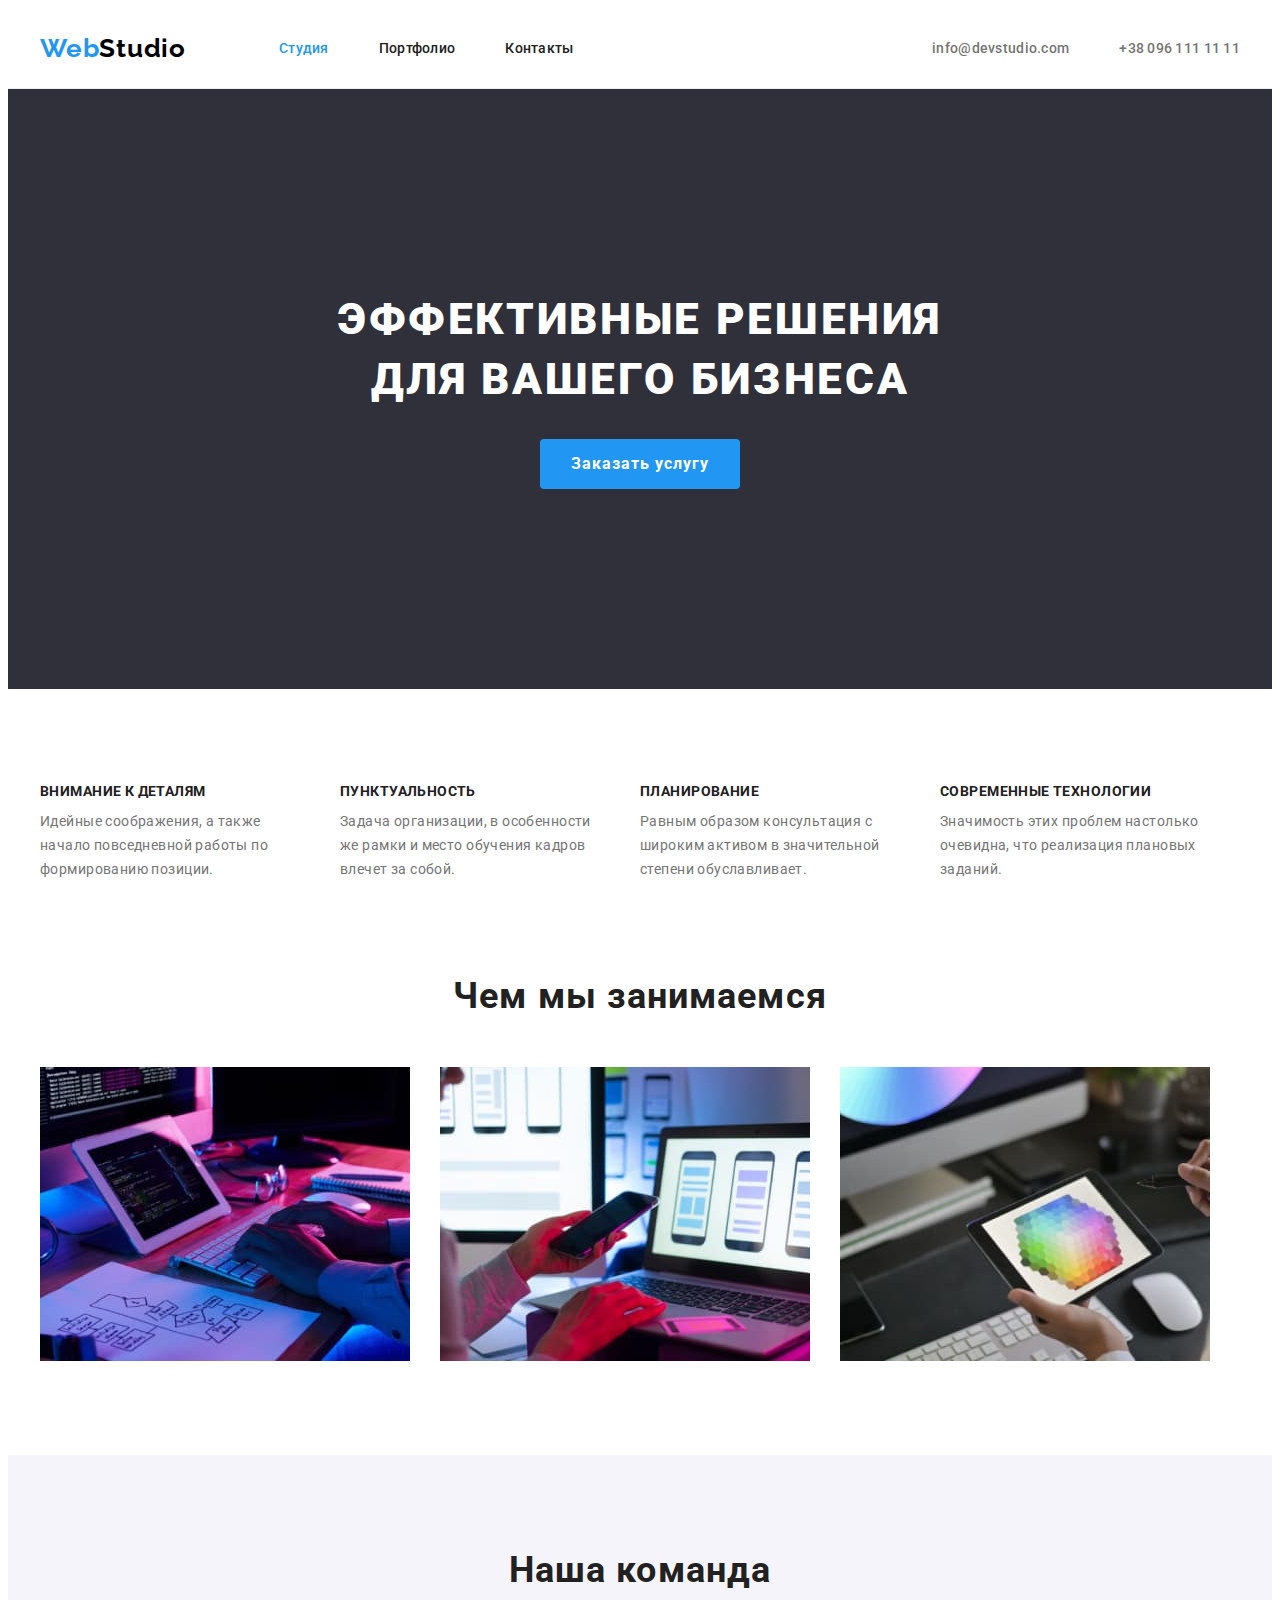
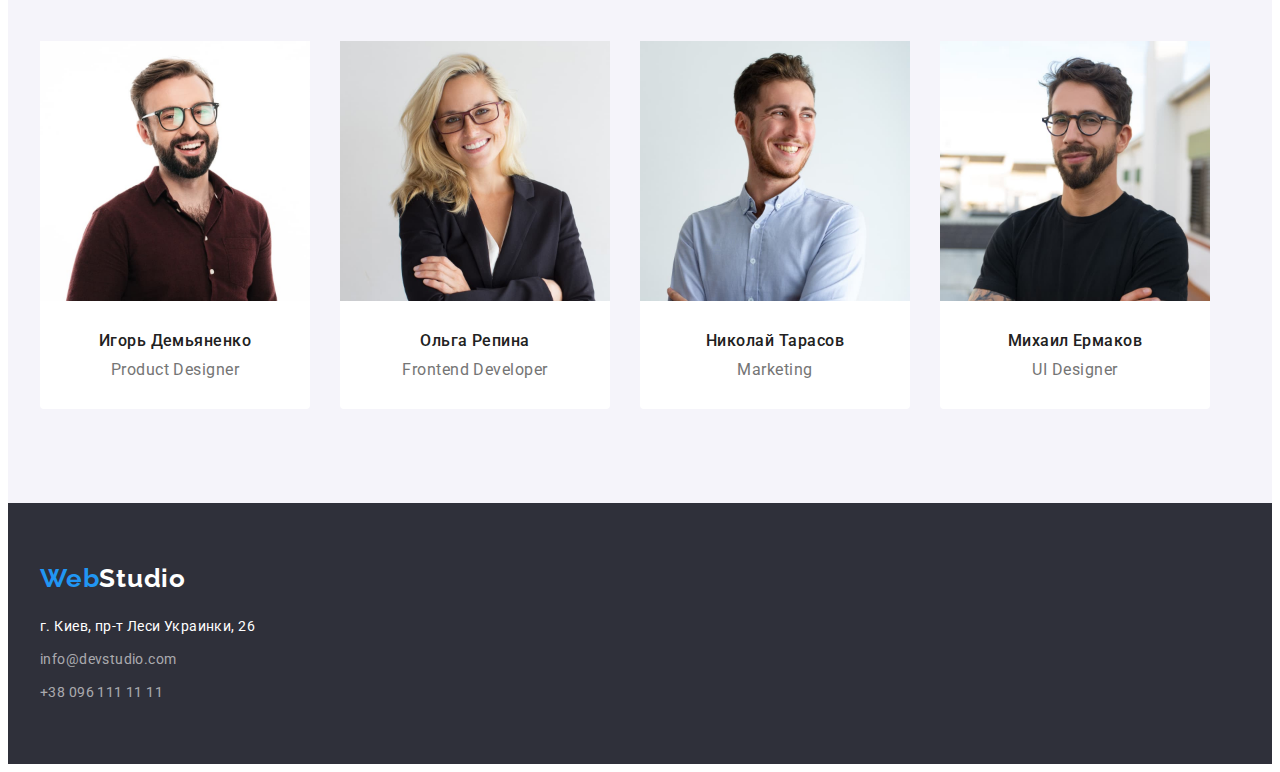
<file: index.html>
<!DOCTYPE html>
<html lang="ru">
  <head>
    <meta charset="UTF-8" />
    <meta http-equiv="X-UA-Compatible" content="IE=edge" />
    <meta name="viewport" content="width=device-width, initial-scale=1.0" />
    <title>Студия</title>
    <link rel="preconnect" href="https://fonts.googleapis.com" />
    <link rel="preconnect" href="https://fonts.gstatic.com" crossorigin />
    <link
      href="https://fonts.googleapis.com/css2?family=Raleway:wght@700&family=Roboto:wght@400;500;700;900&display=swap"
      rel="stylesheet"
    />
    <link
      rel="stylesheet"
      href="https://cdnjs.cloudflare.com/ajax/libs/modern-normalize/1.1.0/modern-normalize.min.css"
      integrity="sha512-wpPYUAdjBVSE4KJnH1VR1HeZfpl1ub8YT/NKx4PuQ5NmX2tKuGu6U/JRp5y+Y8XG2tV+wKQpNHVUX03MfMFn9Q=="
      crossorigin="anonymous"
      referrerpolicy="no-referrer"
    />
    <link rel="stylesheet" href="./css/style.css" />
  </head>
  <body>
    <!-- Header section-->
    <header class="header">
      <div class="container header-container">
        <a class="logo header-logo link" href=""><span class="logo-accent">Web</span>Studio</a>
        <!-- header navigation -->
        <nav class="header-nav">
          <ul class="list nav-list">
            <li class="nav-item"><a class="nav-link link current" href="">Студия</a></li>
            <li class="nav-item"><a class="nav-link link" href="./portfolio.html">Портфолио</a></li>
            <li class="nav-item"><a class="nav-link link" href="">Контакты</a></li>
          </ul>
        </nav>
        <!-- header auth -->
        <ul class="list header-auth">
          <li class="header-item">
            <a class="link header-email" href="mailto:info@devstudio.com">info@devstudio.com</a>
          </li>
          <li class="header-item">
            <a class="link header-phone" href="tel:+380961111111">+38 096 111 11 11</a>
          </li>
        </ul>
      </div>
    </header>
    <!-- main section -->
    <main class="main">
      <!-- Hero section-->
      <section class="hero-section">
        <div class="container">
          <h1 class="main-title">
            Эффективные решения <br />
            для вашего бизнеса
          </h1>
          <button class="hero-btn" type="button">Заказать услугу</button>
        </div>
      </section>
      <!-- Feature section -->
      <section class="feature-section section">
        <div class="container feature-container">
          <h2 class="visually-hidden">Наши преимущества</h2>

          <ul class="feature-list list">
            <li class="feature-item">
              <h3 class="feature-subtitle">Внимание к деталям</h3>
              <p class="feature-desc">
                Идейные соображения, а также начало повседневной работы по формированию позиции.
              </p>
            </li>

            <li class="feature-item">
              <h3 class="feature-subtitle">Пунктуальность</h3>
              <p class="feature-desc">
                Задача организации, в особенности же рамки и место обучения кадров влечет за собой.
              </p>
            </li>

            <li class="feature-item">
              <h3 class="feature-subtitle">Планирование</h3>
              <p class="feature-desc">
                Равным образом консультация с широким активом в значительной степени обуславливает.
              </p>
            </li>

            <li class="feature-item">
              <h3 class="feature-subtitle">Современные технологии</h3>
              <p class="feature-desc">
                Значимость этих проблем настолько очевидна, что реализация плановых заданий.
              </p>
            </li>
          </ul>
        </div>
      </section>
      <!-- services section -->
      <section class="services-section section no-padding">
        <div class="container">
          <h2 class="services-title title">Чем мы занимаемся</h2>

          <ul class="list services-list">
            <li class="services-item">
              <img
                class="services-jpg"
                src="./images/services/1-developer.jpg"
                alt="разработчик пишет код"
                width="370"
                height="294"
              />
            </li>

            <li class="services-item">
              <img
                class="services-jpg"
                src="./images/services/2-mobapp.jpg"
                alt="разработка мобильных приложений"
                width="370"
                height="294"
              />
            </li>

            <li class="services-item">
              <img
                class="services-jpg"
                src="./images/services/3-webdesigner.jpg"
                alt="веб-дизайнер подбирает цвет"
                width="370"
                height="294"
              />
            </li>
          </ul>
        </div>
      </section>
      <!--team section-->
      <section class="section-team section">
        <div class="container">
          <h2 class="team-title title">Наша команда</h2>

          <ul class="list team-list">
            <li class="team-item">
              <img
                class="team-jpg"
                src="./images/team/proddesigner.jpg"
                alt="Игорь Демьяненко"
                width="270"
                height="260"
              />
              <div class="team-wrapper">
                <h3 class="team-subtitle">Игорь Демьяненко</h3>
                <p class="team-desc" lang="en">Product Designer</p>
              </div>
            </li>

            <li class="team-item">
              <img
                class="team-jpg"
                src="./images/team/developer.jpg"
                alt="Ольга Репина"
                width="270"
                height="260"
              />
              <div class="team-wrapper">
                <h3 class="team-subtitle">Ольга Репина</h3>
                <p class="team-desc" lang="en">Frontend Developer</p>
              </div>
            </li>

            <li class="team-item">
              <img
                class="team-jpg"
                src="./images/team/marketing.jpg"
                alt="Николай Тарасов"
                width="270"
                height="260"
              />
              <div class="team-wrapper">
                <h3 class="team-subtitle">Николай Тарасов</h3>
                <p class="team-desc" lang="en">Marketing</p>
              </div>
            </li>

            <li class="team-item">
              <img
                class="team-jpg"
                src="./images/team/uidesigner.jpg"
                alt="Михаил Ермаков"
                width="270"
                height="260"
              />
              <div class="team-wrapper">
                <h3 class="team-subtitle">Михаил Ермаков</h3>
                <p class="team-desc" lang="en">UI Designer</p>
              </div>
            </li>
          </ul>
        </div>
      </section>
    </main>
    <!-- footer section -->
    <footer class="footer">
      <div class="container">
        <a class="link logo footer-logo" href="./index.html">
          <span class="logo-accent">Web</span>Studio
        </a>
        <address class="footer-address">
          <p class="footer-desc">г. Киев, пр-т Леси Украинки, 26</p>
          <ul class="list footer-list">
            <li class="footer-item">
              <a class="link footer-email" href="mailto:info@devstudio.com">info@devstudio.com</a>
            </li>
            <li class="footer-item">
              <a class="link footer-phone" href="tel:+380961111111">+38 096 111 11 11</a>
            </li>
          </ul>
        </address>
      </div>
    </footer>
  </body>
</html>
</file>
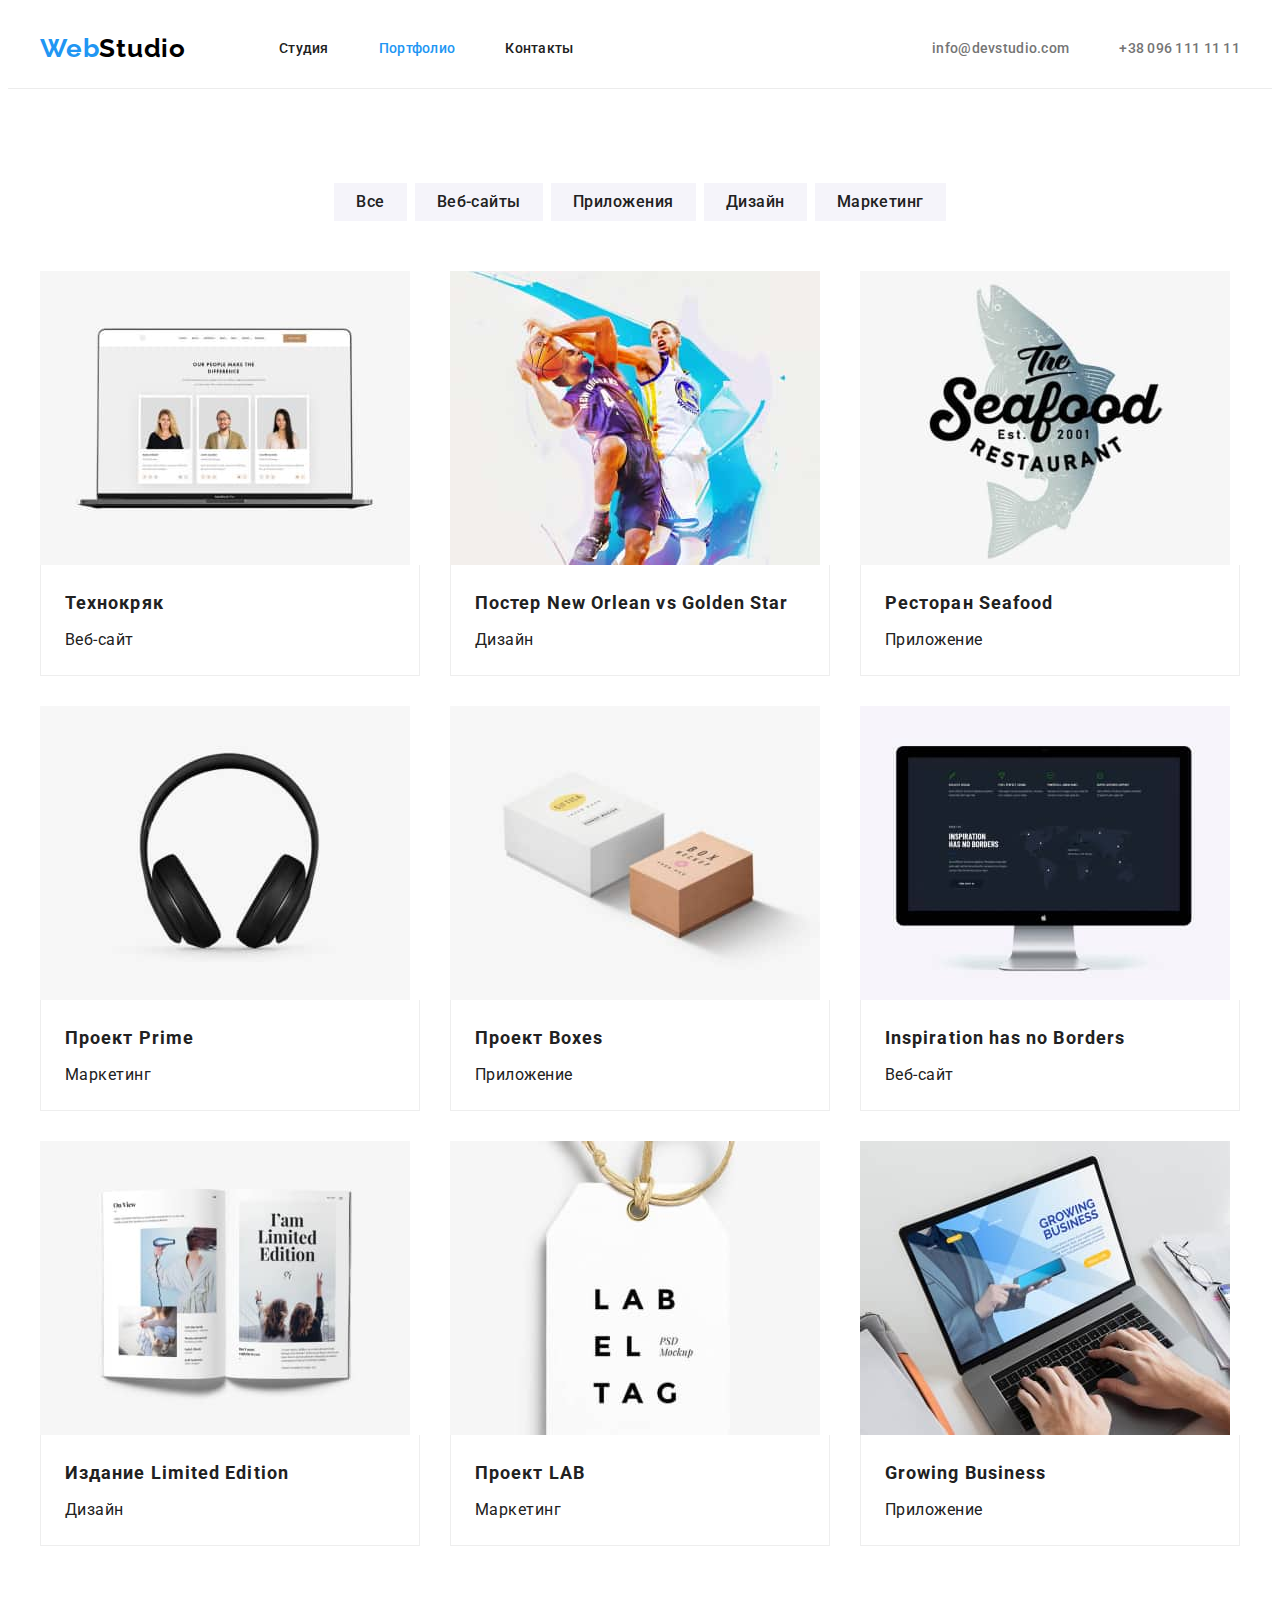
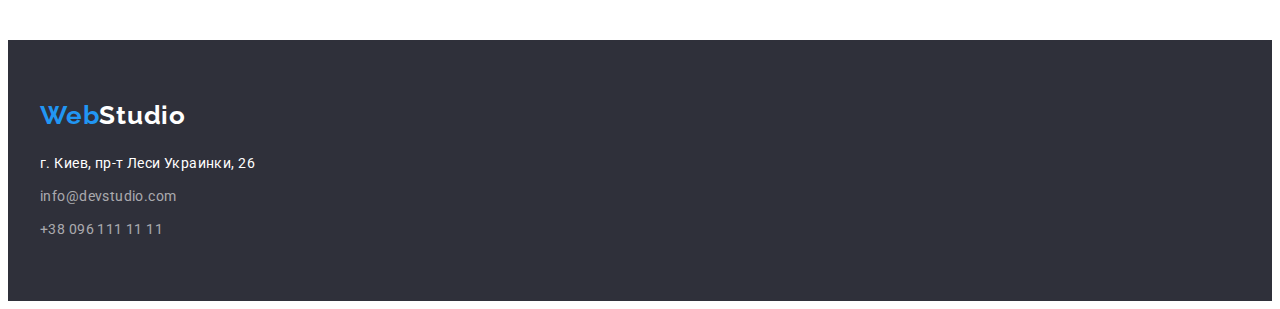
<file: portfolio.html>
<!DOCTYPE html>
<html lang="ru">
  <head>
    <meta charset="UTF-8" />
    <meta http-equiv="X-UA-Compatible" content="IE=edge" />
    <meta name="viewport" content="width=device-width, initial-scale=1.0" />
    <title>Портфолио</title>
    <link rel="preconnect" href="https://fonts.googleapis.com" />
    <link rel="preconnect" href="https://fonts.gstatic.com" crossorigin />
    <link
      href="https://fonts.googleapis.com/css2?family=Raleway:wght@700&family=Roboto:wght@400;500;700;900&display=swap"
      rel="stylesheet"
    />
    <link
      rel="stylesheet"
      href="https://cdnjs.cloudflare.com/ajax/libs/modern-normalize/1.1.0/modern-normalize.min.css"
      integrity="sha512-wpPYUAdjBVSE4KJnH1VR1HeZfpl1ub8YT/NKx4PuQ5NmX2tKuGu6U/JRp5y+Y8XG2tV+wKQpNHVUX03MfMFn9Q=="
      crossorigin="anonymous"
      referrerpolicy="no-referrer"
    />
    <link rel="stylesheet" href="./css/style.css" />
  </head>
  <body>
    <!-- Header section-->
    <header class="header">
      <div class="container header-container">
        <a class="logo header-logo link" href=""><span class="logo-accent">Web</span>Studio</a>
        <!-- header navigation -->
        <nav class="header-nav">
          <ul class="list nav-list">
            <li class="nav-item"><a class="nav-link link" href="./index.html">Студия</a></li>
            <li class="nav-item"><a class="nav-link link current" href="">Портфолио</a></li>
            <li class="nav-item"><a class="nav-link link" href="">Контакты</a></li>
          </ul>
        </nav>
        <!-- header auth -->
        <ul class="list header-auth">
          <li class="header-item">
            <a class="link header-email" href="mailto:info@devstudio.com">info@devstudio.com</a>
          </li>
          <li class="header-item">
            <a class="link header-phone" href="tel:+380961111111">+38 096 111 11 11</a>
          </li>
        </ul>
      </div>
    </header>
    <!-- main section -->
    <main class="main">
      <!-- Portfolio section -->
      <section class="section-portfolio section">
        <div class="container">
          <h1 class="visually-hidden">Портфолио</h1>
          <!-- Filter portfolio -->
          <ul class="list filter-list">
            <li class="filter-item">
              <button class="filter-btn" type="button">Все</button>
            </li>
            <li class="filter-item"><button class="filter-btn" type="button">Веб-сайты</button></li>
            <li class="filter-item">
              <button class="filter-btn" type="button">Приложения</button>
            </li>
            <li class="filter-item"><button class="filter-btn" type="button">Дизайн</button></li>
            <li class="filter-item"><button class="filter-btn" type="button">Маркетинг</button></li>
          </ul>
          <!-- portfolio list -->
          <ul class="list portfolio-list">
            <li class="portfolio-item">
              <img
                class="portfolio-img"
                src="./images/portfolio/technokryak.jpg"
                alt="веб-сайт технокряк"
                width="370"
                height="294"
              />
              <div class="card-content">
                <h2 class="portfolio-subtitle">Технокряк</h2>
                <p class="portfolio-desc">Веб-сайт</p>
              </div>
            </li>

            <li class="portfolio-item">
              <img
                class="portfolio-img"
                src="./images/portfolio/neworlean.jpg"
                alt="Постер New Orlean vs Golden Star"
                width="370"
                height="294"
              />
              <div class="card-content">
                <h2 class="portfolio-subtitle">
                  Постер <span lang="en">New Orlean vs Golden Star </span>
                </h2>
                <p class="portfolio-desc">Дизайн</p>
              </div>
            </li>

            <li class="portfolio-item">
              <img
                class="portfolio-img"
                src="./images/portfolio/seafood.jpg"
                alt="Приложение ресторана Seafood"
                width="370"
                height="294"
              />
              <div class="card-content">
                <h2 class="portfolio-subtitle">Ресторан <span lang="en">Seafood</span></h2>
                <p class="portfolio-desc">Приложение</p>
              </div>
            </li>

            <li class="portfolio-item">
              <img
                class="portfolio-img"
                src="./images/portfolio/prime.jpg"
                alt="Проект Prime"
                width="370"
                height="294"
              />
              <div class="card-content">
                <h2 class="portfolio-subtitle">Проект <span lang="en">Prime</span></h2>
                <p class="portfolio-desc">Маркетинг</p>
              </div>
            </li>

            <li class="portfolio-item">
              <img
                class="portfolio-jpg"
                src="./images/portfolio/boxes.jpg"
                alt="Проект Boxes"
                width="370"
                height="294"
              />
              <div class="card-content">
                <h2 class="portfolio-subtitle">Проект <span>Boxes</span></h2>
                <p class="portfolio-desc">Приложение</p>
              </div>
            </li>

            <li class="portfolio-item">
              <img
                class="portfolio-jpg"
                src="./images/portfolio/inspiration.jpg"
                alt="Веб-сайт Inspiration has no Borders"
                width="370"
                height="294"
              />
              <div class="card-content">
                <h2 class="portfolio-subtitle" lang="en">Inspiration has no Borders</h2>
                <p class="portfolio-desc">Веб-сайт</p>
              </div>
            </li>

            <li class="portfolio-item">
              <img
                class="portfolio-ipg"
                src="./images/portfolio/limited.jpg"
                alt="дизайн издания Limited Edition"
                width="370"
                height="294"
              />
              <div class="card-content">
                <h2 class="portfolio-subtitle">Издание <span lang="en">Limited Edition</span></h2>
                <p class="portfolio-desc">Дизайн</p>
              </div>
            </li>

            <li class="portfolio-item">
              <img
                class="portfolio-ipg"
                src="./images/portfolio/lab.jpg"
                alt="Проект LAB"
                width="370"
                height="294"
              />
              <div class="card-content">
                <h2 class="portfolio-subtitle">Проект <span lang="en">LAB</span></h2>
                <p class="portfolio-desc">Маркетинг</p>
              </div>
            </li>

            <li class="portfolio-item">
              <img
                class="portfolio-ipg"
                src="./images/portfolio/growing.jpg"
                alt="Приложение Growing Business"
                width="370"
                height="294"
              />
              <div class="card-content">
                <h2 class="portfolio-subtitle" lang="en">Growing Business</h2>
                <p class="portfolio-desc">Приложение</p>
              </div>
            </li>
          </ul>
        </div>
      </section>
    </main>
    <!-- footer section -->
    <footer class="footer">
      <div class="container footer-container">
        <a class="link logo footer-logo" href="./index.html">
          <span class="logo-accent">Web</span>Studio
        </a>
        <address class="footer-address">
          <p class="footer-desc">г. Киев, пр-т Леси Украинки, 26</p>
          <ul class="list footer-list">
            <li class="footer-item">
              <a class="link footer-email" href="mailto:info@devstudio.com">info@devstudio.com</a>
            </li>
            <li class="footer-item">
              <a class="link footer-phone" href="tel:+380961111111">+38 096 111 11 11</a>
            </li>
          </ul>
        </address>
      </div>
    </footer>
  </body>
</html>
</file>
<file: css/style.css>
:root {
  /* fonts */
  --main-font: 'Roboto';
  --secondary-font: 'Raleway';

  /* text colors */
  --primary-txt-color: #212121;
  --secondary-txt-color: #757575;
  --accent-color: #2196f3;
  --white-main-color: #ffffff;
  --white-secondary-color: rgba(255, 255, 255, 0.6);

  /* background colors*/
  --bg-color-grey: #f5f4fa;
  --bg-color-black: #2f303a;

  /* Other */
  --logo-black: #000000;
  --btn-hover-hero: #188ce8;
  --indent: 30px;
  --items: 3;
  --border-color: #eeeeee;
}

body {
  font-family: var(--main-font);
  color: var(--primary-txt-color);
}

/* reset styles */
.list {
  list-style: none;
  padding: 0;
  margin: 0;
}
.link {
  text-decoration: none;
  color: currentColor;
}
h1,
h2,
h3,
h4,
h5,
h6,
p {
  margin: 0;
}
img {
  display: block;
}

/* container */
.container {
  width: 1200px;
  padding-left: 15px;
  padding-right: 15px;
  margin-left: auto;
  margin-right: auto;
}

.section {
  padding-top: 94px;
  padding-bottom: 94px;
}
/* Header section */
.header {
  border-bottom: 1px solid #ececec;
}
.header-container {
  display: flex;
  align-items: center;
}

/* Logo-header */

.logo {
  color: var(--logo-black);
  font-family: var(--secondary-font);
  font-weight: 700;
  font-size: 26px;
  line-height: calc(31 / 26);
  letter-spacing: 0.03em;
}
.logo-accent {
  color: var(--accent-color);
}
.header-logo {
  margin-right: 93px;
}
/*navigation*/
.header-nav {
  margin-right: auto;
}
.nav-list {
  display: flex;
  gap: 50px;
}

.nav-link {
  display: block;
  padding-top: 32px;
  padding-bottom: 32px;
  font-weight: 500;
  font-size: 14px;
  line-height: calc(16 / 14);
  letter-spacing: 0.02em;
}
/* hover  focus */
.nav-link:hover,
.nav-link:focus {
  color: var(--accent-color);
}
.current {
  color: var(--accent-color);
}

/* auth-header */
.header-auth {
  display: flex;
  gap: 50px;
}

.header-phone,
.header-email {
  display: block;
  padding-top: 32px;
  padding-bottom: 32px;
  font-weight: 500;
  font-size: 14px;
  line-height: calc(16 / 14);
  letter-spacing: 0.02em;
  color: var(--secondary-txt-color);
}
/* hover  focus */
.header-phone:hover,
.header-email:hover,
.header-phone:focus,
.header-email:focus {
  color: var(--accent-color);
}

/* hero section */
.hero-section {
  padding-top: 200px;
  padding-bottom: 200px;
  background-color: var(--bg-color-black);
}

.main-title {
  margin-bottom: 30px;
  font-weight: 900;
  font-size: 44px;
  line-height: calc(60 / 44);
  letter-spacing: 0.06em;
  text-align: center;
  text-transform: uppercase;
  color: var(--white-main-color);
}
.hero-btn {
  min-width: 200px;
  min-height: 50px;
  padding: 9px 31px;
  display: block;
  margin-right: auto;
  margin-left: auto;

  background-color: var(--accent-color);
  color: var(--white-main-color);
  font-family: inherit;
  font-weight: 700;
  font-size: 16px;
  text-align: center;
  line-height: calc(30 / 16);
  letter-spacing: 0.06em;
  cursor: pointer;
  border-radius: 4px;
  border-style: none;
}
.hero-btn:hover {
  background-color: var(--btn-hover-hero);
}

/* section feature*/

.visually-hidden {
  position: absolute;
  width: 1px;
  height: 1px;
  margin: -1px;
  border: 0;
  padding: 0;

  white-space: nowrap;
  clip-path: inset(100%);
  clip: rect(0 0 0 0);
  overflow: hidden;
}

.feature-list {
  display: flex;
  gap: var(--indent);
}
.feature-item {
  width: 270px;
}
.feature-subtitle {
  margin-bottom: 10px;
  font-size: 14px;
  line-height: calc(16 / 14);
  letter-spacing: 0.03em;
  text-transform: uppercase;
}

.feature-desc {
  font-size: 14px;
  line-height: calc(24 / 14);
  letter-spacing: 0.03em;
  color: var(--secondary-txt-color);
}
/* services section */
.no-padding {
  padding-top: 0;
}
.title {
  margin-bottom: 50px;
  font-size: 36px;
  line-height: calc(42 / 36);
  letter-spacing: 0.03em;
  text-align: center;
}
.services-list {
  display: flex;
  gap: var(--indent);
}

/* section team */
.section-team {
  background-color: var(--bg-color-grey);
}
.team-list {
  display: flex;
  flex-wrap: wrap;
  gap: var(--indent);
}

.team-wrapper {
  padding-top: 30px;
  padding-bottom: 30px;
  text-align: center;
  background-color: var(--white-main-color);
  border-radius: 0px 0px 4px 4px;
}

.team-subtitle {
  margin-bottom: 10px;
  font-weight: 500;
  font-size: 16px;
  line-height: calc(19 / 16);
  letter-spacing: 0.03em;
}
.team-desc {
  line-height: calc(19 / 16);
  letter-spacing: 0.03em;
  color: var(--secondary-txt-color);
}

/* footer */
.footer {
  padding-top: 60px;
  padding-bottom: 60px;
  background-color: var(--bg-color-black);
}

.footer-logo {
  display: inline-block;
  margin-bottom: 20px;
  color: var(--white-main-color);
}
.footer-address {
  font-style: normal;
  font-size: 14px;
  line-height: calc(24 / 14);
  letter-spacing: 0.03em;
}

.footer-desc {
  margin-bottom: 9px;
  color: var(--white-main-color);
}
.footer-item:not(:last-child) {
  margin-bottom: 9px;
}

.footer-email,
.footer-phone {
  color: var(--white-secondary-color);
}
.footer-email:hover,
.footer-phone:hover,
.footer-email:focus,
.footer-phone:focus {
  color: var(--accent-color);
}

/* page portfolio */
.filter-list {
  display: flex;
  justify-content: center;
  gap: 8px;
  margin-bottom: 50px;
}
.filter-btn {
  min-height: 38px;
  padding: 6px 22px;
  font-family: inherit;
  font-weight: 500;
  font-size: 16px;
  line-height: calc(26 / 16);
  letter-spacing: 0.03em;
  color: var(--primary-txt-color);
  border-style: none;
  background-color: var(--bg-color-grey);
  cursor: pointer;
}
.filter-btn:hover,
.filter-btn:focus {
  background-color: var(--accent-color);
  color: var(--white-main-color);
}
.portfolio-list {
  display: flex;
  flex-wrap: wrap;
  gap: var(--indent);
}
.portfolio-item {
  flex-basis: calc((100% - var(--indent) * (var(--items) - 1)) / var(--items));
}
.card-content {
  padding-top: 20px;
  padding-right: 24px;
  padding-bottom: 20px;
  padding-left: 24px;
  border: 1px solid var(--border-color);
  border-top: none;
}
.portfolio-subtitle {
  margin-bottom: 4px;
  font-size: 18px;
  line-height: calc(36 / 18);
  letter-spacing: 0.06em;
}
.portfolio-desc {
  line-height: calc(30 / 16);
  letter-spacing: 0.03em;
  color: var(--secondary-text-color);
}
</file>
